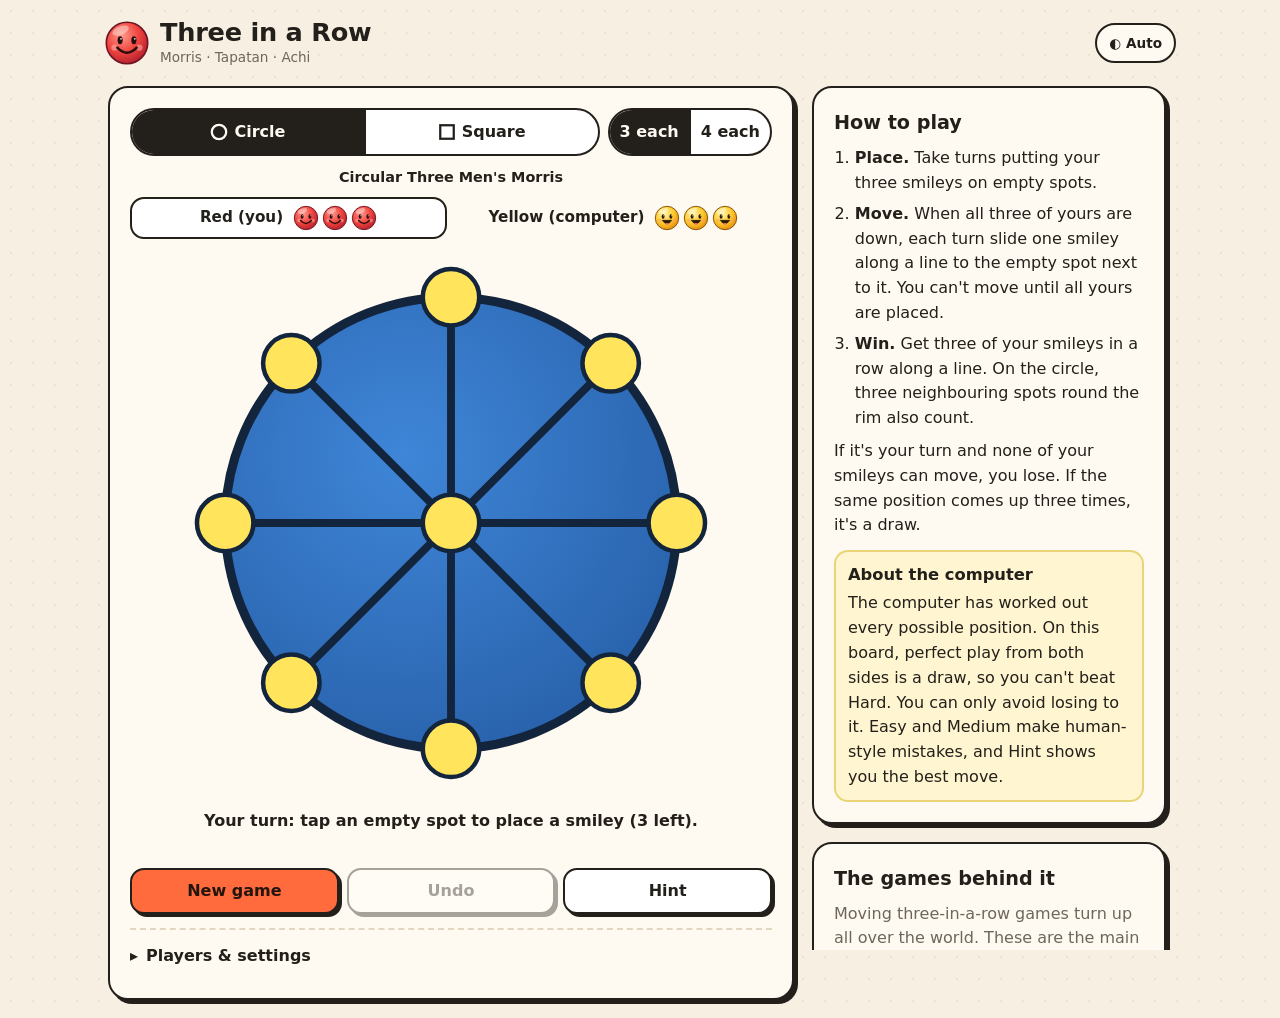
<file: mmm.html>
<!DOCTYPE html>
<html lang="en">
<head>
<meta charset="UTF-8">
<meta name="viewport" content="width=device-width, initial-scale=1, viewport-fit=cover">
<meta name="color-scheme" content="light dark">
<meta name="theme-color" content="#f6efe2" media="(prefers-color-scheme: light)">
<meta name="theme-color" content="#14161c" media="(prefers-color-scheme: dark)">
<title>Three in a Row: Morris, Tapatan &amp; Achi</title>
<link rel="icon" href="data:image/svg+xml,%3Csvg xmlns='http://www.w3.org/2000/svg' viewBox='-50 -50 100 100'%3E%3Ccircle r='46' fill='%23f0453f' stroke='%237a1420' stroke-width='4'/%3E%3Cellipse cx='-15' cy='-6' rx='6' ry='9' fill='%232a1010'/%3E%3Cellipse cx='15' cy='-6' rx='6' ry='9' fill='%232a1010'/%3E%3Cpath d='M-22 12 Q0 34 22 12' fill='none' stroke='%232a1010' stroke-width='6' stroke-linecap='round'/%3E%3C/svg%3E">
<style>
/* ===================== Theme ===================== */
:root {
  --bg: #f6efe2;
  --bg-dot: rgba(120, 90, 40, 0.08);
  --card: #fffaf1;
  --ink: #23201b;
  --muted: #6d665b;
  --line: #e2d6c0;
  --shadow: #23201b;
  --board-1: #3f86d8;
  --board-2: #275fa8;
  --board-line: #13253d;
  --spot: rgba(255, 255, 255, 0.82);
  --spot-stroke: #13253d;
  --glow: #ffe45c;
  --accent: #ff6b3d;
  --chip-on-bg: #23201b;
  --chip-on-ink: #fffaf1;
  --btn-bg: #ffffff;
  color-scheme: light;
}

@media (prefers-color-scheme: dark) {
  :root:not([data-theme="light"]) {
    --bg: #14161c;
    --bg-dot: rgba(255, 255, 255, 0.035);
    --card: #1e212a;
    --ink: #eee8dc;
    --muted: #a59f94;
    --line: #333845;
    --shadow: #000000;
    --board-1: #2a5d9c;
    --board-2: #183a66;
    --board-line: #d6e4f7;
    --spot: rgba(220, 232, 255, 0.75);
    --spot-stroke: #0a1424;
    --glow: #ffd84a;
    --accent: #ff8a5c;
    --chip-on-bg: #eee8dc;
    --chip-on-ink: #1e212a;
    --btn-bg: #2a2e39;
    color-scheme: dark;
  }
}

:root[data-theme="dark"] {
  --bg: #14161c;
  --bg-dot: rgba(255, 255, 255, 0.035);
  --card: #1e212a;
  --ink: #eee8dc;
  --muted: #a59f94;
  --line: #333845;
  --shadow: #000000;
  --board-1: #2a5d9c;
  --board-2: #183a66;
  --board-line: #d6e4f7;
  --spot: rgba(220, 232, 255, 0.75);
  --spot-stroke: #0a1424;
  --glow: #ffd84a;
  --accent: #ff8a5c;
  --chip-on-bg: #eee8dc;
  --chip-on-ink: #1e212a;
  --btn-bg: #2a2e39;
  color-scheme: dark;
}

/* ===================== Base (mobile first) ===================== */
* { box-sizing: border-box; margin: 0; padding: 0; }
html { -webkit-text-size-adjust: 100%; }
body {
  min-height: 100vh;
  min-height: 100dvh;
  background-color: var(--bg);
  background-image: radial-gradient(var(--bg-dot) 1.5px, transparent 1.5px);
  background-size: 22px 22px;
  color: var(--ink);
  font: 16px/1.55 ui-rounded, "SF Pro Rounded", system-ui, -apple-system, "Segoe UI", Roboto, sans-serif;
  padding: env(safe-area-inset-top) env(safe-area-inset-right) env(safe-area-inset-bottom) env(safe-area-inset-left);
  transition: background-color 0.25s, color 0.25s;
}
button, input { font: inherit; color: inherit; }
.sr-only { position: absolute; width: 1px; height: 1px; overflow: hidden; clip: rect(0 0 0 0); white-space: nowrap; }

/* ===================== Header ===================== */
.top {
  display: flex;
  align-items: center;
  justify-content: space-between;
  gap: 10px;
  max-width: 1100px;
  margin: 0 auto;
  padding: 12px 14px 0;
}
.brand { display: flex; align-items: center; gap: 10px; min-width: 0; }
.brand svg { width: 38px; height: 38px; flex: none; }
.brand h1 { font-size: 1.25rem; line-height: 1.15; letter-spacing: -0.01em; }
.brand p { font-size: 0.85rem; color: var(--muted); }
.theme-btn {
  flex: none;
  min-height: 40px;
  padding: 6px 12px;
  border: 2px solid var(--ink);
  border-radius: 999px;
  background: var(--card);
  font-weight: 700;
  font-size: 0.85rem;
  cursor: pointer;
}

/* ===================== Layout ===================== */
.layout { display: grid; gap: 14px; padding: 12px; max-width: 1100px; margin: 0 auto; }
.panel {
  background: var(--card);
  border: 2px solid var(--ink);
  border-radius: 20px;
  box-shadow: 4px 4px 0 var(--shadow);
  padding: 14px;
  min-width: 0;
  transition: background-color 0.25s;
}

/* ===================== Segmented controls ===================== */
.seg { display: flex; border: 2px solid var(--ink); border-radius: 14px; overflow: hidden; background: var(--btn-bg); }
.seg input { position: absolute; opacity: 0; pointer-events: none; }
.seg label {
  flex: 1;
  display: flex;
  align-items: center;
  justify-content: center;
  gap: 6px;
  min-height: 44px;
  padding: 8px 6px;
  text-align: center;
  font-weight: 700;
  cursor: pointer;
  transition: background-color 0.15s, color 0.15s;
}
.seg label + input + label { border-left: 2px solid var(--ink); }
.seg input:checked + label { background: var(--chip-on-bg); color: var(--chip-on-ink); }
.seg input:focus-visible + label { outline: 3px solid var(--accent); outline-offset: -4px; }
.seg.pill { border-radius: 999px; }
.seg label svg { width: 18px; height: 18px; }

.variant-row { display: grid; grid-template-columns: minmax(0, 1fr) auto; gap: 8px; }
.variant-row .seg label { white-space: nowrap; padding: 8px 10px; }
@media (max-width: 419px) { .variant-row .seg label svg { display: none; } }
.variant-name { text-align: center; margin: 10px 0 2px; font-size: 0.9rem; color: var(--muted); }
.variant-name strong { color: var(--ink); }

/* ===================== Players ===================== */
.reserves { display: grid; grid-template-columns: 1fr 1fr; gap: 8px; margin-top: 8px; }
.reserve {
  display: flex;
  flex-direction: column;
  align-items: center;
  gap: 2px;
  padding: 6px 4px;
  border: 2px solid transparent;
  border-radius: 14px;
  font-size: 0.85rem;
  font-weight: 700;
  transition: border-color 0.2s, background-color 0.2s;
}
.reserve.active { border-color: var(--ink); background: var(--btn-bg); }
.reserve .tokens { display: flex; gap: 3px; min-height: 26px; }
.reserve .tokens svg { width: 26px; height: 26px; transition: opacity 0.2s, transform 0.2s; }
.reserve .tokens svg.used { opacity: 0.18; filter: grayscale(1); transform: scale(0.8); }

/* ===================== Board ===================== */
.board-wrap { width: 100%; max-width: min(520px, 60vh); margin: 4px auto 0; aspect-ratio: 1; }
#board { display: block; width: 100%; height: 100%; touch-action: manipulation; user-select: none; -webkit-user-select: none; overflow: visible; }
#board .outline { fill: url(#board-fill); stroke: var(--board-line); stroke-width: 8; }
#board .lines line { stroke: var(--board-line); stroke-width: 7; stroke-linecap: round; }
#board .node { cursor: pointer; outline: none; -webkit-tap-highlight-color: transparent; }
#board .hit { fill: transparent; }
#board .spot { fill: var(--spot); stroke: var(--spot-stroke); stroke-width: 4; transition: r 0.15s, fill 0.15s; }
#board .node.target .spot { fill: var(--glow); r: 25px; animation: pulse 1.1s ease-in-out infinite; }
#board .node.selected .hit { fill: rgba(255, 255, 255, 0.4); stroke: var(--glow); stroke-width: 6; }
#board .node.movable .hit { stroke: rgba(255, 255, 255, 0.85); stroke-width: 4; stroke-dasharray: 8 8; animation: spin 6s linear infinite; transform-box: fill-box; transform-origin: center; }
#board .node.hint-from .hit, #board .node.hint-to .hit { fill: rgba(255, 228, 92, 0.55); stroke: var(--glow); stroke-width: 5; stroke-dasharray: 10 7; }
#board .node.last-from .spot { stroke-dasharray: 6 5; }
#board .node:focus-visible .hit { stroke: var(--accent); stroke-width: 6; }
#board .pieces { pointer-events: none; }
#board .piece { transform-box: fill-box; transform-origin: center; filter: drop-shadow(0 4px 2px rgba(0, 0, 0, 0.35)); }
#board .piece.pop { animation: pop 0.32s ease-out; }
#board .piece.winner { animation: bounce 0.6s ease-in-out infinite alternate; }
#board .winline polyline { fill: none; stroke: var(--glow); stroke-width: 18; stroke-linecap: round; stroke-linejoin: round; opacity: 0.85; }

@keyframes pulse { 50% { opacity: 0.55; } }
@keyframes spin { to { transform: rotate(360deg); } }
@keyframes pop { from { transform: scale(0.45); } 70% { transform: scale(1.12); } to { transform: scale(1); } }
@keyframes bounce { to { transform: translateY(-6px) scale(1.08); } }

/* ===================== Status + buttons ===================== */
.status { min-height: 3.1em; text-align: center; font-weight: 700; margin: 6px 0 10px; }
.actions { display: flex; gap: 8px; justify-content: center; flex-wrap: wrap; }
.btn {
  flex: 1 1 0;
  min-height: 46px;
  padding: 8px 14px;
  border: 2px solid var(--ink);
  border-radius: 14px;
  background: var(--btn-bg);
  font-weight: 800;
  cursor: pointer;
  box-shadow: 3px 3px 0 var(--shadow);
  transition: transform 0.05s;
}
.btn:active { transform: translate(3px, 3px); box-shadow: none; }
.btn.primary { background: var(--accent); color: #23140c; }
.btn:disabled { opacity: 0.4; cursor: default; transform: none; }

/* ===================== Settings ===================== */
.settings { margin-top: 14px; border-top: 2px dashed var(--line); padding-top: 4px; }
.settings summary { cursor: pointer; font-weight: 800; min-height: 44px; display: flex; align-items: center; gap: 8px; list-style: none; }
.settings summary::-webkit-details-marker { display: none; }
.settings summary::before { content: "▸"; transition: transform 0.15s; }
.settings[open] summary::before { transform: rotate(90deg); }
.settings fieldset { border: 0; margin-top: 10px; }
.settings legend { font-size: 0.85rem; font-weight: 700; color: var(--muted); margin-bottom: 4px; }
body.pvp .cpu-only { display: none; }

/* ===================== Reading panels ===================== */
.info h2 { font-size: 1.2rem; margin-bottom: 8px; }
.info h3 { font-size: 1.02rem; margin: 0 0 4px; }
.info ol { padding-left: 1.3em; display: grid; gap: 6px; margin-bottom: 8px; }
.info p + p { margin-top: 8px; }
.info .lead { color: var(--muted); }
.callout { margin-top: 12px; padding: 10px 12px; border-radius: 14px; background: color-mix(in srgb, var(--glow) 22%, transparent); border: 2px solid color-mix(in srgb, var(--glow) 60%, var(--ink) 10%); }

.stories { display: grid; gap: 10px; margin-top: 10px; }
.story { border: 2px solid var(--line); border-radius: 16px; padding: 0 12px; background: var(--bg); }
.story summary { cursor: pointer; min-height: 48px; display: flex; align-items: center; justify-content: space-between; gap: 10px; font-weight: 800; list-style: none; }
.story summary::-webkit-details-marker { display: none; }
.story summary .where { font-weight: 600; font-size: 0.82rem; color: var(--muted); }
.story summary::after { content: "+"; font-size: 1.3rem; line-height: 1; }
.story[open] summary::after { content: "–"; }
.story .body { padding: 0 0 12px; }
.story .body p { font-size: 0.95rem; }
.sources { margin-top: 12px; font-size: 0.82rem; color: var(--muted); }
.sources a { color: inherit; }

/* ===================== Win overlay ===================== */
.win {
  position: fixed;
  inset: 0;
  z-index: 10;
  display: grid;
  place-items: center;
  padding: 20px;
  background: rgba(255, 214, 64, 0.92);
  animation: winfade 3s ease-out;
}
.win[hidden] { display: none; }
.win.is-draw { background: color-mix(in srgb, var(--bg) 90%, transparent); animation: none; }
@keyframes winfade { from { background-color: rgba(240, 69, 63, 0.92); } to { background-color: rgba(255, 214, 64, 0.92); } }
.win-card {
  width: min(100%, 360px);
  text-align: center;
  background: var(--card);
  border: 2px solid var(--ink);
  border-radius: 22px;
  box-shadow: 5px 5px 0 var(--shadow);
  padding: 22px 18px 18px;
  animation: pop 0.35s ease-out;
}
.win-card .faces { display: flex; justify-content: center; gap: 6px; }
.win-card .faces svg { width: 104px; height: 104px; animation: bounce 0.6s ease-in-out infinite alternate; }
.win.is-draw .win-card .faces svg { width: 76px; height: 76px; animation: none; }
.win-card h2 { font-size: 1.9rem; margin-top: 6px; }
.win-card p { margin: 4px 0 16px; color: var(--muted); }

/* ===================== Larger screens ===================== */
@media (min-width: 600px) {
  .top { padding-top: 18px; }
  .brand h1 { font-size: 1.6rem; }
  .brand svg { width: 46px; height: 46px; }
  .layout { padding: 18px; gap: 18px; }
  .panel { padding: 20px; }
  .reserve { flex-direction: row; justify-content: center; gap: 10px; font-size: 0.95rem; }
}
@media (min-width: 920px) {
  .layout { grid-template-columns: minmax(0, 1fr) 360px; align-items: start; }
  .side { display: grid; gap: 18px; position: sticky; top: 18px; max-height: calc(100vh - 36px); overflow: auto; padding: 0 6px 6px 0; }
  .board-wrap { max-width: min(560px, 64vh); }
}
@media (prefers-reduced-motion: reduce) {
  *, *::before, *::after { animation: none !important; transition: none !important; }
}
</style>
</head>
<body>

<!-- Shared drawings: board gradient + smiley faces (filled in by script) -->
<svg width="0" height="0" style="position:absolute" aria-hidden="true">
  <defs id="defs">
    <radialGradient id="board-fill" cx="40%" cy="35%" r="75%">
      <stop offset="0" stop-color="var(--board-1)" style="stop-color: var(--board-1)"/>
      <stop offset="1" stop-color="var(--board-2)" style="stop-color: var(--board-2)"/>
    </radialGradient>
  </defs>
</svg>

<header class="top">
  <div class="brand">
    <svg viewBox="-50 -50 100 100" aria-hidden="true"><use href="#face-1-idle" x="-50" y="-50" width="100" height="100"/></svg>
    <div>
      <h1>Three in a Row</h1>
      <p>Morris · Tapatan · Achi</p>
    </div>
  </div>
  <button type="button" class="theme-btn" id="btn-theme" aria-label="Colour theme">◐ Auto</button>
</header>

<main class="layout">

  <section class="panel game" aria-label="Game">
    <div class="variant-row">
      <div class="seg pill" role="radiogroup" aria-label="Board shape">
        <input type="radio" id="board-circle" name="board" value="circle"><label for="board-circle">
          <svg viewBox="0 0 20 20" aria-hidden="true"><circle cx="10" cy="10" r="8" fill="none" stroke="currentColor" stroke-width="2.5"/></svg>Circle</label>
        <input type="radio" id="board-square" name="board" value="square"><label for="board-square">
          <svg viewBox="0 0 20 20" aria-hidden="true"><rect x="2.5" y="2.5" width="15" height="15" fill="none" stroke="currentColor" stroke-width="2.5"/></svg>Square</label>
      </div>
      <div class="seg pill" role="radiogroup" aria-label="Smileys each">
        <input type="radio" id="pieces-3" name="pieces" value="3"><label for="pieces-3">3 each</label>
        <input type="radio" id="pieces-4" name="pieces" value="4"><label for="pieces-4">4 each</label>
      </div>
    </div>
    <p class="variant-name" id="variant-name"></p>

    <div class="reserves">
      <div class="reserve" id="reserve-1"></div>
      <div class="reserve" id="reserve-2"></div>
    </div>

    <div class="board-wrap">
      <svg id="board" viewBox="-48 -48 496 496" role="group" aria-label="Game board"></svg>
    </div>

    <p class="status" id="status" aria-live="polite"></p>

    <div class="actions">
      <button type="button" id="btn-new" class="btn primary">New game</button>
      <button type="button" id="btn-undo" class="btn">Undo</button>
      <button type="button" id="btn-hint" class="btn">Hint</button>
    </div>

    <details class="settings">
      <summary>Players &amp; settings</summary>
      <fieldset>
        <legend>Opponent</legend>
        <div class="seg">
          <input type="radio" id="mode-cpu" name="mode" value="cpu"><label for="mode-cpu">Computer</label>
          <input type="radio" id="mode-pvp" name="mode" value="pvp"><label for="mode-pvp">2 players</label>
        </div>
      </fieldset>
      <fieldset class="cpu-only">
        <legend>You play</legend>
        <div class="seg">
          <input type="radio" id="you-1" name="you" value="1"><label for="you-1">Red</label>
          <input type="radio" id="you-2" name="you" value="2"><label for="you-2">Yellow</label>
        </div>
      </fieldset>
      <fieldset>
        <legend>Goes first</legend>
        <div class="seg">
          <input type="radio" id="first-1" name="first" value="1"><label for="first-1">Red</label>
          <input type="radio" id="first-2" name="first" value="2"><label for="first-2">Yellow</label>
        </div>
      </fieldset>
      <fieldset class="cpu-only">
        <legend>Computer strength</legend>
        <div class="seg">
          <input type="radio" id="level-easy" name="level" value="easy"><label for="level-easy">Easy</label>
          <input type="radio" id="level-medium" name="level" value="medium"><label for="level-medium">Medium</label>
          <input type="radio" id="level-hard" name="level" value="hard"><label for="level-hard">Hard</label>
        </div>
      </fieldset>
    </details>
  </section>

  <div class="side">
    <section class="panel info" aria-labelledby="rules-title">
      <h2 id="rules-title">How to play</h2>
      <ol>
        <li><strong>Place.</strong> Take turns putting your <span class="n-word">three</span> smileys on empty spots.</li>
        <li><strong>Move.</strong> When all <span class="n-word">three</span> of yours are down, each turn slide one smiley along a line to the empty spot next to it. You can't move until all yours are placed.</li>
        <li><strong>Win.</strong> Get three of your smileys in a row along a line.<span class="circle-only"> On the circle, three neighbouring spots round the rim also count.</span></li>
      </ol>
      <p>If it's your turn and none of your smileys can move, you lose. If the same position comes up three times, it's a draw.</p>
      <div class="callout">
        <h3>About the computer</h3>
        <p id="theory"></p>
      </div>
    </section>

    <section class="panel info" aria-labelledby="history-title">
      <h2 id="history-title">The games behind it</h2>
      <p class="lead">Moving three-in-a-row games turn up all over the world. These are the main relatives of the one you're playing.</p>
      <div class="stories">
        <details class="story" open>
          <summary><span>Three Men's Morris <span class="where">Europe &amp; beyond</span></span></summary>
          <div class="body">
            <p>This is the smallest of the "mill" games, the family that includes Six and Nine Men's Morris. "Morris" probably comes from the Latin <em>merellus</em>, meaning a counter or game piece. The name "Three Men's Morris" seems to be fairly modern, borrowed from its bigger cousin.</p>
            <p>The Romans played a three-stone game, sometimes called <em>terni lapilli</em>. Some people think the small game the poet Ovid mentions in his <em>Art of Love</em> is this one. You'll often read that the board is carved into an Egyptian temple roof at Kurna from around 1400 BC. Historians are doubtful, though, because the same stone also has Coptic Christian crosses carved on it, so the scratches can't be dated.</p>
            <p>The evidence from medieval England is much clearer. Morris boards were scratched into the stone benches of cathedral cloisters, probably by monks or choirboys passing the time.</p>
          </div>
        </details>
        <details class="story">
          <summary><span>Tapatan <span class="where">Philippines</span></span></summary>
          <div class="body">
            <p>Tapatan is the same game on the square board with diagonals, which is your square board with 3 each. The American ethnographer Stewart Culin described it in 1900, in a study of Philippine games. Players used three pebbles, or bits of bark or wood, on a square divided into eight sections.</p>
            <p>The board might be a wooden one, or just lines marked on a floor or a doorstep. Each player has three pieces, traditionally light wood against dark wood. Culin also linked it to a Chinese game from Canton called <em>luk tsut k'i</em>, or "six man chess", which is the same game again.</p>
          </div>
        </details>
        <details class="story">
          <summary><span>Achi <span class="where">Ghana</span></span></summary>
          <div class="body">
            <p>Achi uses the same board but gives each player <strong>four</strong> pieces. Once all eight are down there's only one gap left, so every move is a race to steer that single hole where you want it. Try it with "4 each" on the square.</p>
            <p>The board historian H. J. R. Murray recorded Achi from Ghana in the 1920s. A version was also played by the Yoruba in Nigeria. Children often scratch the board into the dirt and play with pebbles, seeds or little sticks. One player keeps the bark on their sticks and the other peels theirs, which is a neat way to tell the two sides apart.</p>
            <p>Rules vary from place to place. Some sources describe Achi with only three pieces each, which makes it the same as Three Men's Morris.</p>
          </div>
        </details>
        <details class="story">
          <summary><span>The circle board <span class="where">A variant</span></span></summary>
          <div class="body">
            <p>Game collections list a "circular" Three Men's Morris among the relatives. On this circle the spots connect exactly as on the square: round the rim, and in through the centre. The difference is that the rim curves, so any three neighbouring rim spots also make a row. That gives 12 ways to win instead of 8.</p>
          </div>
        </details>
      </div>
      <p class="sources">Sources: <a href="https://en.wikipedia.org/wiki/Three_men%27s_morris" target="_blank" rel="noopener">Three men's morris</a>, <a href="https://en.wikipedia.org/wiki/Achi_(game)" target="_blank" rel="noopener">Achi</a>, <a href="https://games.porg.es/games/three-mens-morris/" target="_blank" rel="noopener">games.porg.es</a>, <a href="https://healthy.uwaterloo.ca/museum/VirtualExhibits/rowgames/tapatan.html" target="_blank" rel="noopener">Museum of Games: Tapatan</a>.</p>
    </section>
  </div>

</main>

<div id="win" class="win" hidden role="dialog" aria-modal="true" aria-labelledby="win-title">
  <div class="win-card">
    <div class="faces" id="win-faces"></div>
    <h2 id="win-title">Winner!</h2>
    <p id="win-sub"></p>
    <div class="actions">
      <button type="button" id="btn-again" class="btn primary">Play again</button>
      <button type="button" id="btn-close" class="btn">See board</button>
    </div>
  </div>
</div>

<script>
'use strict';

/* =====================================================================
   Three in a row — circle and square boards, 3 or 4 smileys each.

   Nodes 0–8:      0 ─ 1 ─ 2
                   │ ╲ │ ╱ │
                   3 ─ 4 ─ 5
                   │ ╱ │ ╲ │
                   6 ─ 7 ─ 8

   Both boards have the same links. The circle adds 4 rim lines.
   The computer solves every position for the chosen variant (under
   40,000 of them, about 50 ms), so on Hard it never makes a mistake.
   ===================================================================== */

const EMPTY = 0, RED = 1, YELLOW = 2;
const NAME = { 1: 'Red', 2: 'Yellow' };
const other = (p) => 3 - p;
const WORDS = { 3: 'three', 4: 'four' };

const ADJ = [
  [1, 3, 4], [0, 2, 4], [1, 4, 5],
  [0, 4, 6], [0, 1, 2, 3, 5, 6, 7, 8], [2, 4, 8],
  [3, 4, 7], [4, 6, 8], [4, 5, 7],
];
const SQUARE_LINES = [[0,1,2],[3,4,5],[6,7,8],[0,3,6],[1,4,7],[2,5,8],[0,4,8],[2,4,6]];
const CIRCLE_LINES = SQUARE_LINES.concat([[1,2,5],[5,8,7],[7,6,3],[3,0,1]]);

const D = 141.42;
const BOARDS = {
  circle: { lines: CIRCLE_LINES, pos: [[200-D,200-D],[200,0],[200+D,200-D],[0,200],[200,200],[400,200],[200-D,200+D],[200,400],[200+D,200+D]] },
  square: { lines: SQUARE_LINES, pos: [[0,0],[200,0],[400,0],[0,200],[200,200],[400,200],[0,400],[200,400],[400,400]] },
};

/* ------------------------------ rules ------------------------------ */

function countOf(b, p) { let n = 0; for (let i = 0; i < 9; i++) if (b[i] === p) n++; return n; }

function findLine(b, p, lines) {
  for (const l of lines) if (b[l[0]] === p && b[l[1]] === p && b[l[2]] === p) return l;
  return null;
}

function legalMoves(b, p, n) {
  const moves = [];
  if (countOf(b, p) < n) {
    for (let i = 0; i < 9; i++) if (b[i] === EMPTY) moves.push({ from: -1, to: i });
  } else {
    for (let i = 0; i < 9; i++) {
      if (b[i] !== p) continue;
      for (const j of ADJ[i]) if (b[j] === EMPTY) moves.push({ from: i, to: j });
    }
  }
  return moves;
}

function applyMove(b, m, p) { const r = b.slice(); if (m.from >= 0) r[m.from] = EMPTY; r[m.to] = p; return r; }

function encode(b, p) { let k = 0; for (let i = 8; i >= 0; i--) k = k * 3 + b[i]; return k * 2 + (p - 1); }

function decode(key) {
  const p = (key % 2) + 1; let k = Math.floor(key / 2); const b = new Array(9);
  for (let i = 0; i < 9; i++) { b[i] = k % 3; k = Math.floor(k / 3); }
  return { b, p };
}

/* ------------------------------ solver ------------------------------
   Retrograde analysis: mark every finished position (someone has a row,
   or the player to move is stuck) as a loss for the player to move, then
   work backwards a move at a time. Whatever is never decided is a draw. */

function solve(lines, n) {
  const SIZE = 19683 * 2;
  const result = new Int8Array(SIZE), depth = new Int16Array(SIZE), decided = new Uint8Array(SIZE);
  const openKeys = [], kids = [];
  for (let k = 0; k < SIZE; k++) {
    const { b, p } = decode(k);
    if (countOf(b, RED) > n || countOf(b, YELLOW) > n) continue;
    if (findLine(b, other(p), lines)) { result[k] = -1; decided[k] = 1; continue; }
    if (findLine(b, p, lines)) { result[k] = 1; decided[k] = 1; continue; }
    const ms = legalMoves(b, p, n);
    if (!ms.length) { result[k] = -1; decided[k] = 1; continue; }
    openKeys.push(k);
    kids.push(ms.map((m) => encode(applyMove(b, m, p), other(p))));
  }
  let pending = openKeys.map((_, i) => i);
  for (let round = 1; pending.length; round++) {
    const updates = [], still = [];
    for (const i of pending) {
      let canWin = false, allLose = true;
      for (const c of kids[i]) {
        if (!decided[c]) { allLose = false; continue; }
        if (result[c] === -1) { canWin = true; break; }
      }
      if (canWin) updates.push(i, 1); else if (allLose) updates.push(i, -1); else still.push(i);
    }
    if (!updates.length) break;
    for (let u = 0; u < updates.length; u += 2) {
      const k = openKeys[updates[u]]; result[k] = updates[u + 1]; depth[k] = round; decided[k] = 1;
    }
    pending = still;
  }
  return { result, depth };
}

const solved = {};
function solverFor(type, n) {
  const id = type + n;
  if (!solved[id]) solved[id] = solve(BOARDS[type].lines, n);
  return solved[id];
}

/* ---------------------------- move choice --------------------------- */

const pick = (arr) => arr[Math.floor(Math.random() * arr.length)];

function scoreMove(b, p, m, sol) {
  const c = encode(applyMove(b, m, p), other(p));
  if (sol.result[c] === -1) return 1000 - sol.depth[c];   // we win: faster is better
  if (sol.result[c] === 1) return -1000 + sol.depth[c];   // we lose: hold out longest
  return 0;
}

function trapCount(b, p, m, sol, n) {
  const nb = applyMove(b, m, p), q = other(p); let t = 0;
  for (const r of legalMoves(nb, q, n)) if (sol.result[encode(applyMove(nb, r, q), p)] === 1) t++;
  return t;
}

function perfectMoves(b, p, type, n) {
  const sol = solverFor(type, n);
  let best = -Infinity, out = [];
  for (const m of legalMoves(b, p, n)) {
    const s = scoreMove(b, p, m, sol);
    if (s > best) { best = s; out = [m]; } else if (s === best) out.push(m);
  }
  if (best === 0 && out.length > 1) {  // drawn: pick the move that leaves the most ways to slip up
    let bt = -1, trapped = [];
    for (const m of out) {
      const t = trapCount(b, p, m, sol, n);
      if (t > bt) { bt = t; trapped = [m]; } else if (t === bt) trapped.push(m);
    }
    out = trapped;
  }
  return out;
}

function casualMove(b, p, type, n) {
  const lines = BOARDS[type].lines, ms = legalMoves(b, p, n), q = other(p);
  const wins = ms.filter((m) => findLine(applyMove(b, m, p), p, lines));
  if (wins.length) return pick(wins);
  const safe = ms.filter((m) => {
    const nb = applyMove(b, m, p);
    return !legalMoves(nb, q, n).some((r) => findLine(applyMove(nb, r, q), q, lines));
  });
  return pick(safe.length ? safe : ms);
}

function chooseMove(b, p, type, n, level) {
  if (level === 'easy') return Math.random() < 0.5 ? casualMove(b, p, type, n) : pick(legalMoves(b, p, n));
  if (level === 'medium' && Math.random() < 0.4) return casualMove(b, p, type, n);
  return pick(perfectMoves(b, p, type, n));
}

function evaluate(b, p, type, n) {
  const sol = solverFor(type, n), k = encode(b, p);
  return { result: sol.result[k], depth: sol.depth[k] };
}

/* ------------------------------ smileys ------------------------------
   Drawn as SVG so they're sharp at any size. Red smiles, Yellow grins
   with its mouth open (so the two differ by shape as well as colour).
   Moods: idle (blinks), win (happy squint), lose (worried).           */

const FACE = {
  1: { hi: '#ff9b8a', mid: '#f0453f', lo: '#b3202d', rim: '#6e1320', cheek: '#ffb3a8', ink: '#2a0d10', blink: '4.2s' },
  2: { hi: '#fff6b0', mid: '#ffcc2e', lo: '#e58c0b', rim: '#7a4a05', cheek: '#ff9f6e', ink: '#2d1a05', blink: '5.3s' },
};

function faceSymbol(p, mood) {
  const c = FACE[p], id = `face-${p}-${mood}`;
  let eyes, mouth, brows = '';
  if (mood === 'win') {
    eyes = `<path d="M-23 -4 Q-15 -16 -7 -4 M7 -4 Q15 -16 23 -4" fill="none" stroke="${c.ink}" stroke-width="5" stroke-linecap="round"/>`;
    mouth = `<path d="M-24 8 Q0 44 24 8 Z" fill="${c.ink}" stroke="${c.ink}" stroke-width="3" stroke-linejoin="round"/>
             <path d="M-11 25 Q0 18 11 25 Q0 34 -11 25 Z" fill="#ff6d6d"/>`;
  } else if (mood === 'lose') {
    brows = `<path d="M-24 -18 L-9 -22 M24 -18 L9 -22" stroke="${c.ink}" stroke-width="4" stroke-linecap="round" transform="rotate(0)"/>`;
    eyes = `<circle cx="-15" cy="-5" r="5" fill="${c.ink}"/><circle cx="15" cy="-5" r="5" fill="${c.ink}"/>`;
    mouth = `<ellipse cx="0" cy="20" rx="7" ry="9" fill="${c.ink}"/>`;
  } else {
    const blink = (cx) => `<ellipse cx="${cx}" cy="-6" rx="5.5" ry="8.5" fill="${c.ink}"><animate attributeName="ry" values="8.5;8.5;0.8;8.5" keyTimes="0;0.93;0.965;1" dur="${c.blink}" repeatCount="indefinite"/></ellipse>
      <circle cx="${cx + 2}" cy="-9" r="2" fill="#fff" opacity="0.85"/>`;
    eyes = blink(-15) + blink(15);
    mouth = p === RED
      ? `<path d="M-21 10 Q0 32 21 10" fill="none" stroke="${c.ink}" stroke-width="5.5" stroke-linecap="round"/>`
      : `<path d="M-18 9 Q0 36 18 9 Z" fill="${c.ink}" stroke="${c.ink}" stroke-width="3" stroke-linejoin="round"/>
         <path d="M-8 22 Q0 16 8 22 Q0 29 -8 22 Z" fill="#ff6d6d"/>`;
  }
  return `<radialGradient id="${id}-g" cx="38%" cy="32%" r="72%">
      <stop offset="0" stop-color="${c.hi}"/><stop offset="0.55" stop-color="${c.mid}"/><stop offset="1" stop-color="${c.lo}"/>
    </radialGradient>
    <symbol id="${id}" viewBox="-50 -50 100 100" overflow="visible">
      <circle r="45" fill="url(#${id}-g)" stroke="${c.rim}" stroke-width="3.5"/>
      <ellipse cx="-14" cy="-27" rx="19" ry="9" fill="#fff" opacity="0.38" transform="rotate(-22 -14 -27)"/>
      <circle cx="-27" cy="10" r="7" fill="${c.cheek}" opacity="0.55"/><circle cx="27" cy="10" r="7" fill="${c.cheek}" opacity="0.55"/>
      ${brows}${eyes}${mouth}
    </symbol>`;
}

function faceSVG(p, mood, cls) {
  return `<svg viewBox="-50 -50 100 100" aria-hidden="true"${cls ? ` class="${cls}"` : ''}><use href="#face-${p}-${mood}" x="-50" y="-50" width="100" height="100"/></svg>`;
}

/* ============================ the page ============================== */

const S = {
  type: 'circle', pieces: 3, mode: 'cpu', human: RED, first: RED, level: 'hard', theme: 'auto',
  board: new Array(9).fill(EMPTY), turn: RED, history: [], keys: [], last: null,
  selected: -1, hint: null, over: false, winner: 0, winLine: null, busy: false, token: 0,
};

const NS = 'http://www.w3.org/2000/svg';
const $ = (sel) => document.querySelector(sel);
let svg, layers = {};

function el(tag, attrs, parent) {
  const e = document.createElementNS(NS, tag);
  for (const a in attrs) e.setAttribute(a, attrs[a]);
  if (parent) parent.appendChild(e);
  return e;
}

const SETTINGS = ['type', 'pieces', 'mode', 'human', 'first', 'level', 'theme'];
function loadSettings() {
  try {
    const s = JSON.parse(localStorage.getItem('three-in-a-row') || '{}');
    if (s.type in BOARDS) S.type = s.type;
    if (s.pieces === 3 || s.pieces === 4) S.pieces = s.pieces;
    if (s.mode === 'cpu' || s.mode === 'pvp') S.mode = s.mode;
    if (s.human === RED || s.human === YELLOW) S.human = s.human;
    if (s.first === RED || s.first === YELLOW) S.first = s.first;
    if (['easy', 'medium', 'hard'].includes(s.level)) S.level = s.level;
    if (['auto', 'light', 'dark'].includes(s.theme)) S.theme = s.theme;
  } catch (e) { /* storage unavailable */ }
}
function saveSettings() {
  try { const o = {}; SETTINGS.forEach((k) => { o[k] = S[k]; }); localStorage.setItem('three-in-a-row', JSON.stringify(o)); }
  catch (e) { /* ignore */ }
}

function applyTheme() {
  if (S.theme === 'auto') document.documentElement.removeAttribute('data-theme');
  else document.documentElement.setAttribute('data-theme', S.theme);
  $('#btn-theme').textContent = { auto: '◐ Auto', light: '☀ Light', dark: '☾ Dark' }[S.theme];
}

function variantName() {
  if (S.type === 'square') return S.pieces === 3 ? "<strong>Three Men's Morris</strong> · also called Tapatan" : '<strong>Achi</strong> · four each, one gap';
  return S.pieces === 3 ? "<strong>Circular Three Men's Morris</strong>" : '<strong>Achi on the circle</strong> · four each, one gap';
}

function syncControls() {
  const set = (name, value) => { const r = document.querySelector(`input[name="${name}"][value="${value}"]`); if (r) r.checked = true; };
  set('board', S.type); set('pieces', S.pieces); set('mode', S.mode);
  set('you', S.human); set('first', S.first); set('level', S.level);
  document.body.classList.toggle('pvp', S.mode === 'pvp');
  $('#variant-name').innerHTML = variantName();
  document.querySelectorAll('.n-word').forEach((e) => { e.textContent = WORDS[S.pieces]; });
  document.querySelectorAll('.circle-only').forEach((e) => { e.hidden = S.type !== 'circle'; });
  describeTheory();
}

const SPOT_NAMES = ['top-left corner', 'top', 'top-right corner', 'left', 'centre', 'right', 'bottom-left corner', 'bottom', 'bottom-right corner'];

function describeTheory() {
  const empty = new Array(9).fill(EMPTY);
  const ev = evaluate(empty, RED, S.type, S.pieces);
  let text;
  if (ev.result === 1) {
    const best = perfectMoves(empty, RED, S.type, S.pieces).map((m) => m.to);
    const how = best.length === 1 ? ` by starting in the ${SPOT_NAMES[best[0]]}` : '';
    text = `On this board, whoever goes first can always win${how}. With perfect play it takes ${Math.ceil(ev.depth / 2)} of their turns. On Hard, the computer never misses it.`;
  } else if (ev.result === -1) {
    text = 'On this board, the second player can always win with perfect play. On Hard, the computer never misses it.';
  } else {
    text = "On this board, perfect play from both sides is a draw, so you can't beat Hard. You can only avoid losing to it.";
  }
  $('#theory').textContent = `The computer has worked out every possible position. ${text} Easy and Medium make human-style mistakes, and Hint shows you the best move.`;
}

function drawBoard() {
  svg.innerHTML = '';
  const P = BOARDS[S.type].pos;
  const g = el('g', { class: 'lines' }, svg);
  if (S.type === 'circle') el('circle', { cx: 200, cy: 200, r: 200, class: 'outline' }, g);
  else el('rect', { x: 0, y: 0, width: 400, height: 400, rx: 6, class: 'outline' }, g);
  for (const [a, b] of [[1, 7], [3, 5], [0, 8], [2, 6]]) el('line', { x1: P[a][0], y1: P[a][1], x2: P[b][0], y2: P[b][1] }, g);
  layers.win = el('g', { class: 'winline' }, svg);
  layers.nodes = el('g', { class: 'nodes' }, svg);
  layers.pieces = el('g', { class: 'pieces' }, svg);
  layers.spots = P.map(([x, y], i) => {
    const n = el('g', { class: 'node', 'data-i': i, role: 'button', tabindex: 0, 'aria-label': SPOT_NAMES[i] }, layers.nodes);
    el('circle', { cx: x, cy: y, r: 46, class: 'hit' }, n);
    el('circle', { cx: x, cy: y, r: 20, class: 'spot' }, n);
    return n;
  });
}

const isHumanTurn = () => S.mode === 'pvp' || S.turn === S.human;
const placing = (p) => countOf(S.board, p) < S.pieces;
const targetsFor = (i) => ADJ[i].filter((j) => S.board[j] === EMPTY);

function moodFor(p) {
  if (!S.over || !S.winner) return 'idle';
  return p === S.winner ? 'win' : 'lose';
}

function render() {
  const P = BOARDS[S.type].pos;
  const humanTurn = !S.over && !S.busy && isHumanTurn();
  const placingNow = placing(S.turn);
  const targets = new Set(), movable = new Set();
  if (humanTurn) {
    if (placingNow) S.board.forEach((v, i) => { if (v === EMPTY) targets.add(i); });
    else if (S.selected >= 0) targetsFor(S.selected).forEach((j) => targets.add(j));
    else S.board.forEach((v, i) => { if (v === S.turn && targetsFor(i).length) movable.add(i); });
  }
  layers.spots.forEach((n, i) => {
    n.classList.toggle('target', targets.has(i));
    n.classList.toggle('selected', S.selected === i);
    n.classList.toggle('movable', movable.has(i));
    n.classList.toggle('hint-from', !!S.hint && S.hint.from === i);
    n.classList.toggle('hint-to', !!S.hint && S.hint.to === i);
    n.classList.toggle('last-from', !!S.last && S.last.from === i);
  });

  layers.pieces.innerHTML = '';
  S.board.forEach((v, i) => {
    if (v === EMPTY) return;
    const [x, y] = P[i];
    const cls = 'piece' + (S.last && S.last.to === i && !S.over ? ' pop' : '') + (S.winLine && S.winLine.includes(i) ? ' winner' : '');
    el('use', { href: `#face-${v}-${moodFor(v)}`, x: x - 36, y: y - 36, width: 72, height: 72, class: cls }, layers.pieces);
  });

  layers.win.innerHTML = '';
  if (S.winLine) el('polyline', { points: S.winLine.map((i) => P[i].join(',')).join(' ') }, layers.win);

  for (const p of [RED, YELLOW]) {
    const box = $(`#reserve-${p}`);
    const left = S.pieces - countOf(S.board, p);
    let who = NAME[p];
    if (S.mode === 'cpu') who += p === S.human ? ' (you)' : ' (computer)';
    box.innerHTML = `<span class="who">${who}</span><span class="tokens">` +
      Array.from({ length: S.pieces }, (_, i) => faceSVG(p, moodFor(p), i < left ? '' : 'used')).join('') + '</span>';
    box.classList.toggle('active', !S.over && S.turn === p);
  }

  if (!S.over) renderStatus();
  $('#btn-undo').disabled = !S.history.length;
  $('#btn-hint').disabled = !humanTurn;
}

function renderStatus() {
  const st = $('#status'), p = S.turn;
  if (S.mode === 'cpu' && p !== S.human) { st.textContent = 'Computer is thinking…'; return; }
  const you = S.mode === 'cpu' ? 'Your turn' : `${NAME[p]}'s turn`;
  if (placing(p)) {
    const left = S.pieces - countOf(S.board, p);
    st.textContent = `${you}: tap an empty spot to place a smiley (${left} left).`;
  } else if (S.selected >= 0) st.textContent = `${you}: tap a glowing spot to move there.`;
  else st.textContent = `${you}: tap one of your smileys to move it.`;
}

function doMove(m) {
  S.history.push({ board: S.board.slice(), turn: S.turn, last: S.last, keys: S.keys.slice() });
  const p = S.turn;
  S.board = applyMove(S.board, m, p);
  S.last = m; S.selected = -1; S.hint = null;

  const line = findLine(S.board, p, BOARDS[S.type].lines);
  if (line) return finish(p, line, 'line');
  S.turn = other(p);
  const key = encode(S.board, S.turn);
  S.keys.push(key);
  if (S.keys.filter((k) => k === key).length >= 3) return finish(0, null, 'repetition');
  if (!legalMoves(S.board, S.turn, S.pieces).length) return finish(p, null, 'blocked');
  render();
  maybeComputer();
}

function maybeComputer() {
  if (S.over || S.mode !== 'cpu' || S.turn === S.human) return;
  S.busy = true;
  render();
  const token = ++S.token;
  setTimeout(() => {
    if (token !== S.token) return;
    S.busy = false;
    doMove(chooseMove(S.board, S.turn, S.type, S.pieces, S.level));
  }, 550);
}

function finish(winner, line, reason) {
  S.over = true; S.winner = winner; S.winLine = line; S.busy = false;
  render();
  let title, sub;
  if (!winner) { title = 'Draw'; sub = 'The same position came up three times.'; }
  else {
    title = S.mode === 'cpu' ? (winner === S.human ? 'You win!' : 'Computer wins') : `${NAME[winner]} wins!`;
    sub = reason === 'blocked' ? `${NAME[other(winner)]} is boxed in with no move left.` : 'Three in a row!';
  }
  $('#status').textContent = `${title} ${sub}`;
  const token = ++S.token;
  setTimeout(() => {
    if (token !== S.token) return;
    $('#win-faces').innerHTML = winner ? faceSVG(winner, 'win') : faceSVG(RED, 'idle') + faceSVG(YELLOW, 'idle');
    $('#win-title').textContent = title;
    $('#win-sub').textContent = sub;
    $('#win').classList.toggle('is-draw', !winner);
    $('#win').hidden = false;
    $('#btn-again').focus();
  }, line ? 1000 : 500);
}

function newGame() {
  S.token++;
  Object.assign(S, {
    board: new Array(9).fill(EMPTY), turn: S.first, history: [], last: null, selected: -1, hint: null,
    over: false, winner: 0, winLine: null, busy: false,
  });
  S.keys = [encode(S.board, S.turn)];
  $('#win').hidden = true;
  drawBoard();
  render();
  maybeComputer();
}

function undo() {
  if (!S.history.length) return;
  S.token++;
  let snap = S.history.pop();
  while (S.mode === 'cpu' && snap.turn !== S.human && S.history.length) snap = S.history.pop();
  Object.assign(S, { board: snap.board, turn: snap.turn, last: snap.last, keys: snap.keys,
    selected: -1, hint: null, over: false, winner: 0, winLine: null, busy: false });
  $('#win').hidden = true;
  render();
  maybeComputer();
}

function hint() {
  if (S.over || S.busy || !isHumanTurn()) return;
  const m = pick(perfectMoves(S.board, S.turn, S.type, S.pieces));
  S.hint = m; S.selected = -1;
  render();
  const ev = evaluate(S.board, S.turn, S.type, S.pieces);
  const where = m.from < 0 ? 'Place on the highlighted spot.' : 'Move the highlighted smiley to the marked spot.';
  const verdict = ev.result === 1 ? 'You can force a win from here.'
    : ev.result === -1 ? 'Best defence. A perfect opponent wins from here.' : 'With best play this is a draw.';
  $('#status').textContent = `${where} ${verdict}`;
}

function onNode(i) {
  if (S.over || S.busy || !isHumanTurn()) return;
  const p = S.turn;
  if (placing(p)) { if (S.board[i] === EMPTY) doMove({ from: -1, to: i }); return; }
  if (S.board[i] === p) {
    S.selected = S.selected === i ? -1 : i; S.hint = null;
    render();
    if (S.selected >= 0 && !targetsFor(i).length) $('#status').textContent = 'That smiley is boxed in. Pick another one.';
    return;
  }
  if (S.selected >= 0 && S.board[i] === EMPTY && ADJ[S.selected].includes(i)) doMove({ from: S.selected, to: i });
  else if (S.selected >= 0) { S.selected = -1; render(); }
}

function init() {
  const defs = $('#defs');
  let markup = '';
  for (const p of [RED, YELLOW]) for (const mood of ['idle', 'win', 'lose']) markup += faceSymbol(p, mood);
  defs.insertAdjacentHTML('beforeend', markup);

  svg = $('#board');
  loadSettings();
  applyTheme();
  syncControls();

  svg.addEventListener('click', (e) => { const n = e.target.closest('.node'); if (n) onNode(Number(n.dataset.i)); });
  svg.addEventListener('keydown', (e) => {
    const n = e.target.closest && e.target.closest('.node');
    if (n && (e.key === 'Enter' || e.key === ' ')) { e.preventDefault(); onNode(Number(n.dataset.i)); }
  });

  document.querySelectorAll('input[type="radio"]').forEach((r) => r.addEventListener('change', () => {
    const v = r.value;
    if (r.name === 'level') { S.level = v; saveSettings(); return; }
    if (r.name === 'board') S.type = v;
    if (r.name === 'pieces') S.pieces = Number(v);
    if (r.name === 'mode') S.mode = v;
    if (r.name === 'you') S.human = Number(v);
    if (r.name === 'first') S.first = Number(v);
    saveSettings(); syncControls(); newGame();
  }));

  $('#btn-theme').addEventListener('click', () => {
    S.theme = { auto: 'light', light: 'dark', dark: 'auto' }[S.theme];
    applyTheme(); saveSettings();
  });
  $('#btn-new').addEventListener('click', newGame);
  $('#btn-undo').addEventListener('click', undo);
  $('#btn-hint').addEventListener('click', hint);
  $('#btn-again').addEventListener('click', newGame);
  $('#btn-close').addEventListener('click', () => { $('#win').hidden = true; });
  $('#win').addEventListener('click', (e) => { if (e.target.id === 'win') $('#win').hidden = true; });
  document.addEventListener('keydown', (e) => { if (e.key === 'Escape') $('#win').hidden = true; });

  newGame();
}

if (typeof document !== 'undefined') document.addEventListener('DOMContentLoaded', init);
else module.exports = { solve, BOARDS, legalMoves, applyMove, encode, findLine, chooseMove, perfectMoves, evaluate, RED, YELLOW };
</script>
</body>
</html>
</file>
